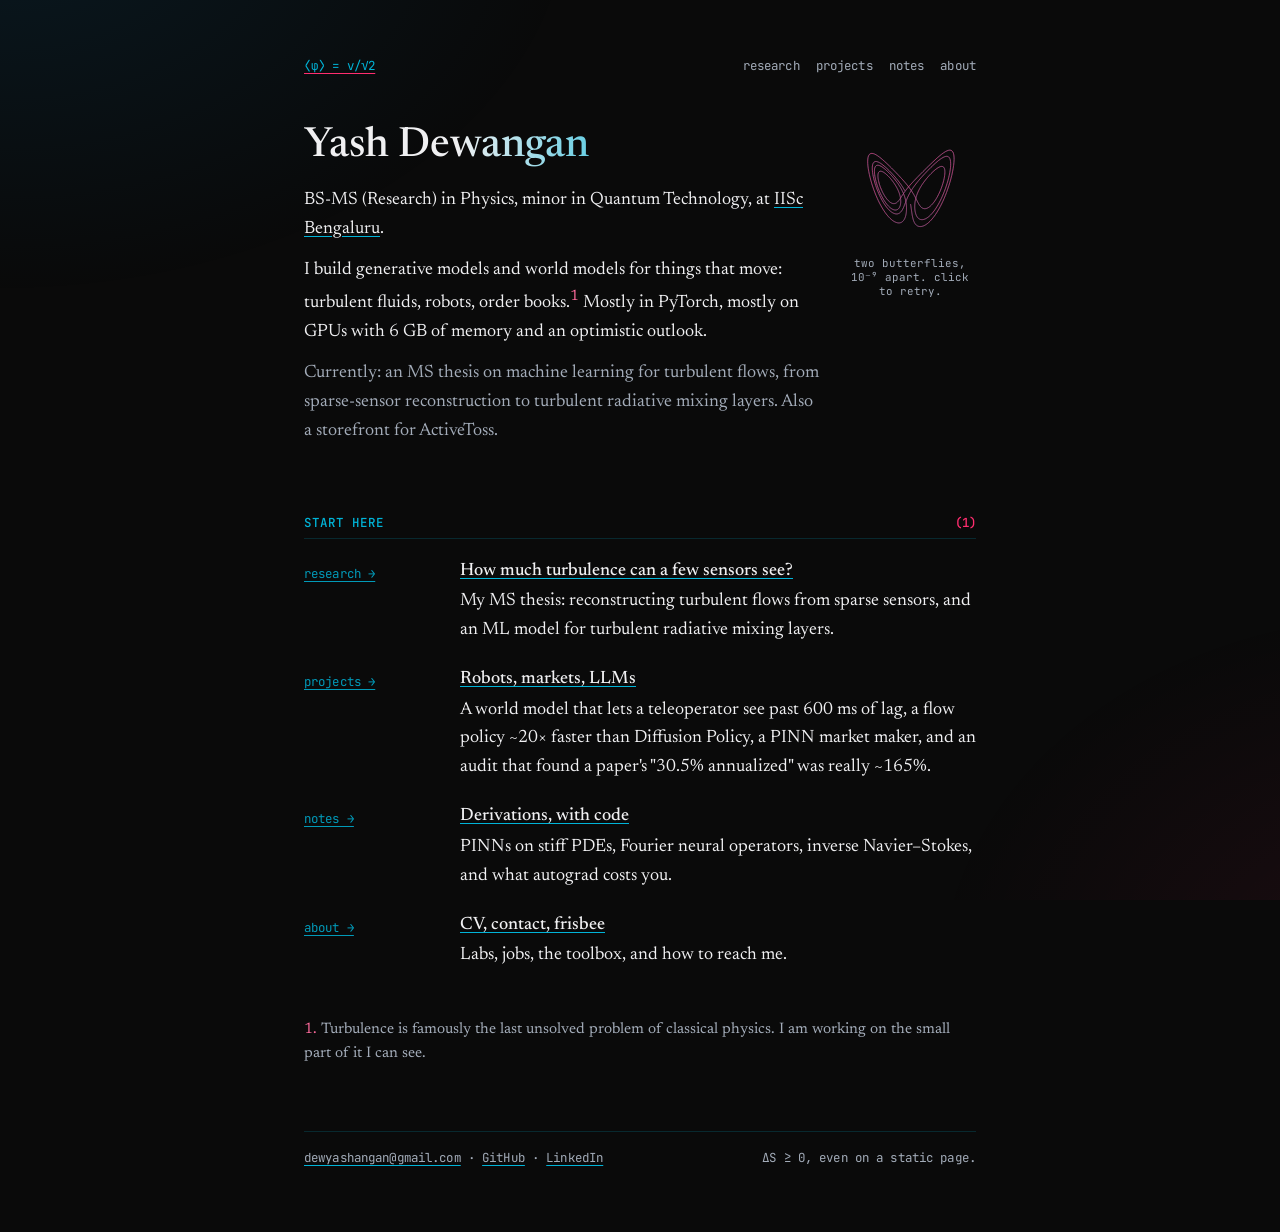
<file: index.html>
<!DOCTYPE html>
<html lang="en">
<head>
  <meta charset="UTF-8">
  <meta name="viewport" content="width=device-width, initial-scale=1.0">
  <title>Yash Dewangan</title>
  <meta name="description" content="Yash Dewangan, physics at IISc Bengaluru. Generative models and world models for turbulence, robots and markets.">
  <meta name="theme-color" content="#0a0a0a">
  <link rel="icon" href="data:image/svg+xml,%3Csvg xmlns=%22http://www.w3.org/2000/svg%22 viewBox=%220 0 32 32%22%3E%3Crect width=%2232%22 height=%2232%22 rx=%226%22 fill=%22%230a0a0a%22/%3E%3Ctext x=%2216%22 y=%2224%22 font-size=%2222%22 text-anchor=%22middle%22 fill=%22%23ff2d6f%22 font-family=%22Georgia%22%3E%CF%86%3C/text%3E%3C/svg%3E">
  <link rel="preconnect" href="https://fonts.googleapis.com">
  <link rel="preconnect" href="https://fonts.gstatic.com" crossorigin>
  <link href="https://fonts.googleapis.com/css2?family=JetBrains+Mono:wght@400;500&family=Newsreader:ital,opsz,wght@0,6..72,400;0,6..72,500;1,6..72,400&display=swap" rel="stylesheet">
  <link rel="stylesheet" href="styles.css">
  <style>
    .hero { display: flex; justify-content: space-between; align-items: flex-start; gap: 1.5rem; }
    .hero h1 { font: 500 2.6rem/1.1 var(--serif); margin: 0 0 1rem; }
    .hero p { margin: 0 0 0.8rem; }
    figure { margin: 0; text-align: center; flex: none; }
    #lorenz { width: 132px; height: 132px; cursor: pointer; display: block; }
    figcaption { font: 0.68rem/1.3 var(--mono); color: var(--muted); max-width: 132px; }
    @media (max-width: 560px) { .hero { flex-direction: column; } figure { align-self: flex-end; margin-top: -1rem; } }
  </style>
</head>
<body>
<div class="wrap">

  <nav>
    <a href="index.html" title="the vacuum picked a phase. so did I." aria-current="page">⟨φ⟩ = v/√2</a>
    <span class="links"><a href="research.html">research</a><a href="projects.html">projects</a><a href="notes.html">notes</a><a href="about.html">about</a></span>
  </nav>

  <header class="hero">
    <div>
      <h1>Yash Dewangan</h1>
      <p>BS-MS (Research) in Physics, minor in Quantum Technology, at <a href="https://iisc.ac.in">IISc Bengaluru</a>.</p>
      <p>I build generative models and world models for things that move: turbulent fluids, robots, order books.<sup><a href="#fn1" id="r1">1</a></sup> Mostly in PyTorch, mostly on GPUs with 6 GB of memory and an optimistic outlook.</p>
      <p class="muted">Currently: an MS thesis on machine learning for turbulent flows, from sparse-sensor reconstruction to turbulent radiative mixing layers. Also a storefront for ActiveToss.</p>
    </div>
    <figure>
      <canvas id="lorenz" aria-label="Two Lorenz attractor trajectories that start 10^-9 apart and slowly diverge"></canvas>
      <figcaption>two butterflies, 10⁻⁹ apart. click to retry.</figcaption>
    </figure>
  </header>

  <h2>Start here</h2>

  <div class="entry">
    <div class="date"><a href="research.html">research →</a></div>
    <div>
      <h3><a href="research.html">How much turbulence can a few sensors see?</a></h3>
      <p>My MS thesis: reconstructing turbulent flows from sparse sensors, and an ML model for turbulent radiative mixing layers.</p>
    </div>
  </div>

  <div class="entry">
    <div class="date"><a href="projects.html">projects →</a></div>
    <div>
      <h3><a href="projects.html">Robots, markets, LLMs</a></h3>
      <p>A world model that lets a teleoperator see past 600 ms of lag, a flow policy ~20× faster than Diffusion Policy, a PINN market maker, and an audit that found a paper's "30.5% annualized" was really ~165%.</p>
    </div>
  </div>

  <div class="entry">
    <div class="date"><a href="notes.html">notes →</a></div>
    <div>
      <h3><a href="notes.html">Derivations, with code</a></h3>
      <p>PINNs on stiff PDEs, Fourier neural operators, inverse Navier–Stokes, and what autograd costs you.</p>
    </div>
  </div>

  <div class="entry">
    <div class="date"><a href="about.html">about →</a></div>
    <div>
      <h3><a href="about.html">CV, contact, frisbee</a></h3>
      <p>Labs, jobs, the toolbox, and how to reach me.</p>
    </div>
  </div>

  <p id="fn1" class="fn"><a href="#r1">1.</a> Turbulence is famously the last unsolved problem of classical physics. I am working on the small part of it I can see.</p>

  <footer>
    <span><a href="mailto:dewyashangan@gmail.com">dewyashangan@gmail.com</a> · <a href="https://github.com/kyrtyy">GitHub</a> · <a href="https://www.linkedin.com/in/yash-dewangan-a61619250">LinkedIn</a></span>
    <span>ΔS ≥ 0, even on a static page.</span>
  </footer>
</div>

<script>
// Two Lorenz trajectories, 1e-9 apart. They agree for a while, then they don't.
(() => {
  const c = document.getElementById('lorenz'), g = c.getContext('2d'), S = 132, dpr = devicePixelRatio || 1;
  c.width = c.height = S * dpr; g.scale(dpr, dpr);
  const css = n => getComputedStyle(document.documentElement).getPropertyValue(n);
  let a, b, steps, raf;
  const step = p => { const [x, y, z] = p, h = 0.006;
    return [x + h * 10 * (y - x), y + h * (x * (28 - z) - y), z + h * (x * y - 8 / 3 * z)]; };
  const P = ([x, , z]) => [S / 2 + x * 2.6, S - 6 - z * 2.3];
  const seg = (p, q, col) => { g.strokeStyle = col; g.beginPath(); g.moveTo(...P(p)); g.lineTo(...P(q)); g.stroke(); };
  function frame() {
    g.lineWidth = 0.7;
    for (let i = 0; i < 12; i++) {
      const a2 = step(a), b2 = step(b);
      g.globalAlpha = 0.55; seg(a, a2, css('--blue')); g.globalAlpha = 0.9; seg(b, b2, css('--accent'));
      a = a2; b = b2;
    }
    if ((steps += 12) < 9000) raf = requestAnimationFrame(frame);
  }
  function start() {
    cancelAnimationFrame(raf); g.clearRect(0, 0, S, S);
    const x0 = Math.random() * 2 - 1; a = [x0, 1, 20]; b = [x0 + 1e-9, 1, 20]; steps = 0;
    if (matchMedia('(prefers-reduced-motion: reduce)').matches) { while (steps < 9000) { const a2 = step(a), b2 = step(b); seg(a, a2, css('--blue')); seg(b, b2, css('--accent')); a = a2; b = b2; steps++; } }
    else frame();
  }
  c.addEventListener('click', start); start();
})();
</script>
</body>
</html>
</file>
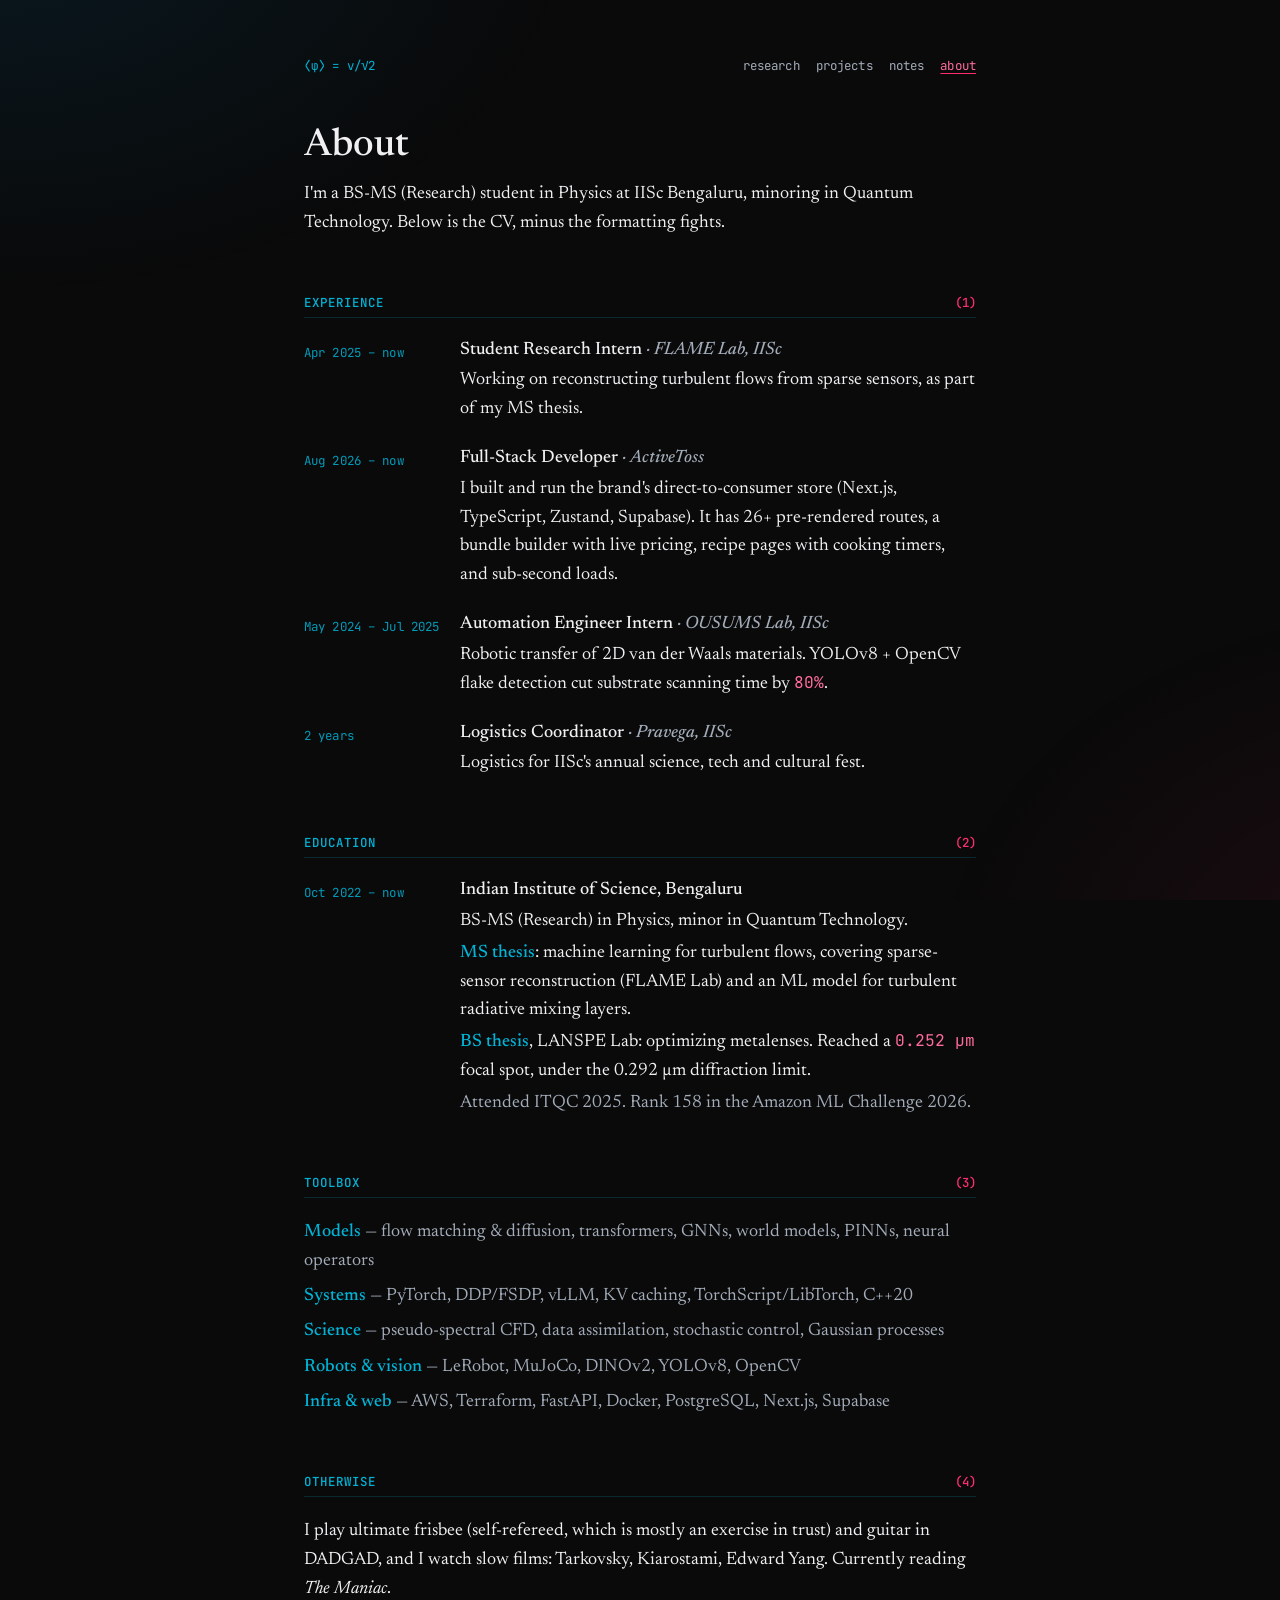
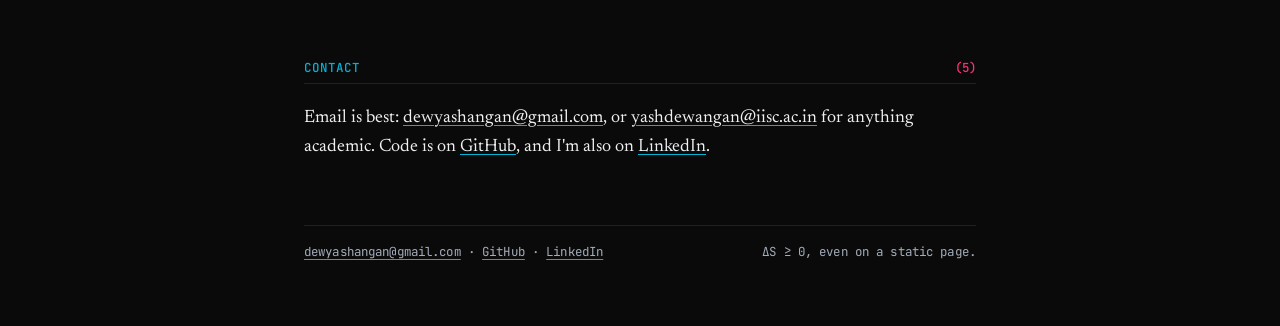
<file: about.html>
<!DOCTYPE html>
<html lang="en">
<head>
  <meta charset="UTF-8">
  <meta name="viewport" content="width=device-width, initial-scale=1.0">
  <title>About — Yash Dewangan</title>
  <meta name="description" content="CV and contact for Yash Dewangan, IISc Bengaluru.">
  <meta name="theme-color" content="#0a0a0a">
  <link rel="icon" href="data:image/svg+xml,%3Csvg xmlns=%22http://www.w3.org/2000/svg%22 viewBox=%220 0 32 32%22%3E%3Crect width=%2232%22 height=%2232%22 rx=%226%22 fill=%22%230a0a0a%22/%3E%3Ctext x=%2216%22 y=%2224%22 font-size=%2222%22 text-anchor=%22middle%22 fill=%22%23ff2d6f%22 font-family=%22Georgia%22%3E%CF%86%3C/text%3E%3C/svg%3E">
  <link rel="preconnect" href="https://fonts.googleapis.com">
  <link rel="preconnect" href="https://fonts.gstatic.com" crossorigin>
  <link href="https://fonts.googleapis.com/css2?family=JetBrains+Mono:wght@400;500&family=Newsreader:ital,opsz,wght@0,6..72,400;0,6..72,500;1,6..72,400&display=swap" rel="stylesheet">
  <link rel="stylesheet" href="styles.css">
</head>
<body>
<div class="wrap">

  <nav>
    <a href="index.html" title="the vacuum picked a phase. so did I.">⟨φ⟩ = v/√2</a>
    <span class="links"><a href="research.html">research</a><a href="projects.html">projects</a><a href="notes.html">notes</a><a href="about.html" aria-current="page">about</a></span>
  </nav>

  <h1 class="page-title">About</h1>
  <p class="intro">I'm a BS-MS (Research) student in Physics at IISc Bengaluru, minoring in Quantum Technology. Below is the CV, minus the formatting fights.</p>

  <h2 id="experience">Experience</h2>

  <div class="entry">
    <div class="date">Apr 2025 – now</div>
    <div>
      <h3>Student Research Intern <span class="where">· FLAME Lab, IISc</span></h3>
      <p>Working on reconstructing turbulent flows from sparse sensors, as part of my MS thesis.</p>
    </div>
  </div>

  <div class="entry">
    <div class="date">Aug 2026 – now</div>
    <div>
      <h3>Full-Stack Developer <span class="where">· ActiveToss</span></h3>
      <p>I built and run the brand's direct-to-consumer store (Next.js, TypeScript, Zustand, Supabase). It has 26+ pre-rendered routes, a bundle builder with live pricing, recipe pages with cooking timers, and sub-second loads.</p>
    </div>
  </div>

  <div class="entry">
    <div class="date">May 2024 – Jul 2025</div>
    <div>
      <h3>Automation Engineer Intern <span class="where">· OUSUMS Lab, IISc</span></h3>
      <p>Robotic transfer of 2D van der Waals materials. YOLOv8 + OpenCV flake detection cut substrate scanning time by <span class="num">80%</span>.</p>
    </div>
  </div>

  <div class="entry">
    <div class="date">2 years</div>
    <div>
      <h3>Logistics Coordinator <span class="where">· Pravega, IISc</span></h3>
      <p>Logistics for IISc's annual science, tech and cultural fest.</p>
    </div>
  </div>

  <h2 id="education">Education</h2>

  <div class="entry">
    <div class="date">Oct 2022 – now</div>
    <div>
      <h3>Indian Institute of Science, Bengaluru</h3>
      <p>BS-MS (Research) in Physics, minor in Quantum Technology.</p>
      <p><b class="hl">MS thesis</b>: machine learning for turbulent flows, covering sparse-sensor reconstruction (FLAME Lab) and an ML model for turbulent radiative mixing layers.</p>
      <p><b class="hl">BS thesis</b>, LANSPE Lab: optimizing metalenses. Reached a <span class="num">0.252 µm</span> focal spot, under the 0.292 µm diffraction limit.</p>
      <p class="muted">Attended ITQC 2025. Rank 158 in the Amazon ML Challenge 2026.</p>
    </div>
  </div>

  <h2 id="skills">Toolbox</h2>
  <div class="skills">
    <p><b>Models</b> <span class="muted">— flow matching &amp; diffusion, transformers, GNNs, world models, PINNs, neural operators</span></p>
    <p><b>Systems</b> <span class="muted">— PyTorch, DDP/FSDP, vLLM, KV caching, TorchScript/LibTorch, C++20</span></p>
    <p><b>Science</b> <span class="muted">— pseudo-spectral CFD, data assimilation, stochastic control, Gaussian processes</span></p>
    <p><b>Robots &amp; vision</b> <span class="muted">— LeRobot, MuJoCo, DINOv2, YOLOv8, OpenCV</span></p>
    <p><b>Infra &amp; web</b> <span class="muted">— AWS, Terraform, FastAPI, Docker, PostgreSQL, Next.js, Supabase</span></p>
  </div>

  <h2 id="else">Otherwise</h2>
  <p>I play ultimate frisbee (self-refereed, which is mostly an exercise in trust) and guitar in DADGAD, and I watch slow films: Tarkovsky, Kiarostami, Edward Yang. Currently reading <i>The Maniac</i>.</p>

  <h2 id="contact">Contact</h2>
  <p>Email is best: <a href="mailto:dewyashangan@gmail.com">dewyashangan@gmail.com</a>, or <a href="mailto:yashdewangan@iisc.ac.in">yashdewangan@iisc.ac.in</a> for anything academic. Code is on <a href="https://github.com/kyrtyy">GitHub</a>, and I'm also on <a href="https://www.linkedin.com/in/yash-dewangan-a61619250">LinkedIn</a>.</p>

  <footer>
    <span><a href="mailto:dewyashangan@gmail.com">dewyashangan@gmail.com</a> · <a href="https://github.com/kyrtyy">GitHub</a> · <a href="https://www.linkedin.com/in/yash-dewangan-a61619250">LinkedIn</a></span>
    <span>ΔS ≥ 0, even on a static page.</span>
  </footer>
</div>
</body>
</html>
</file>
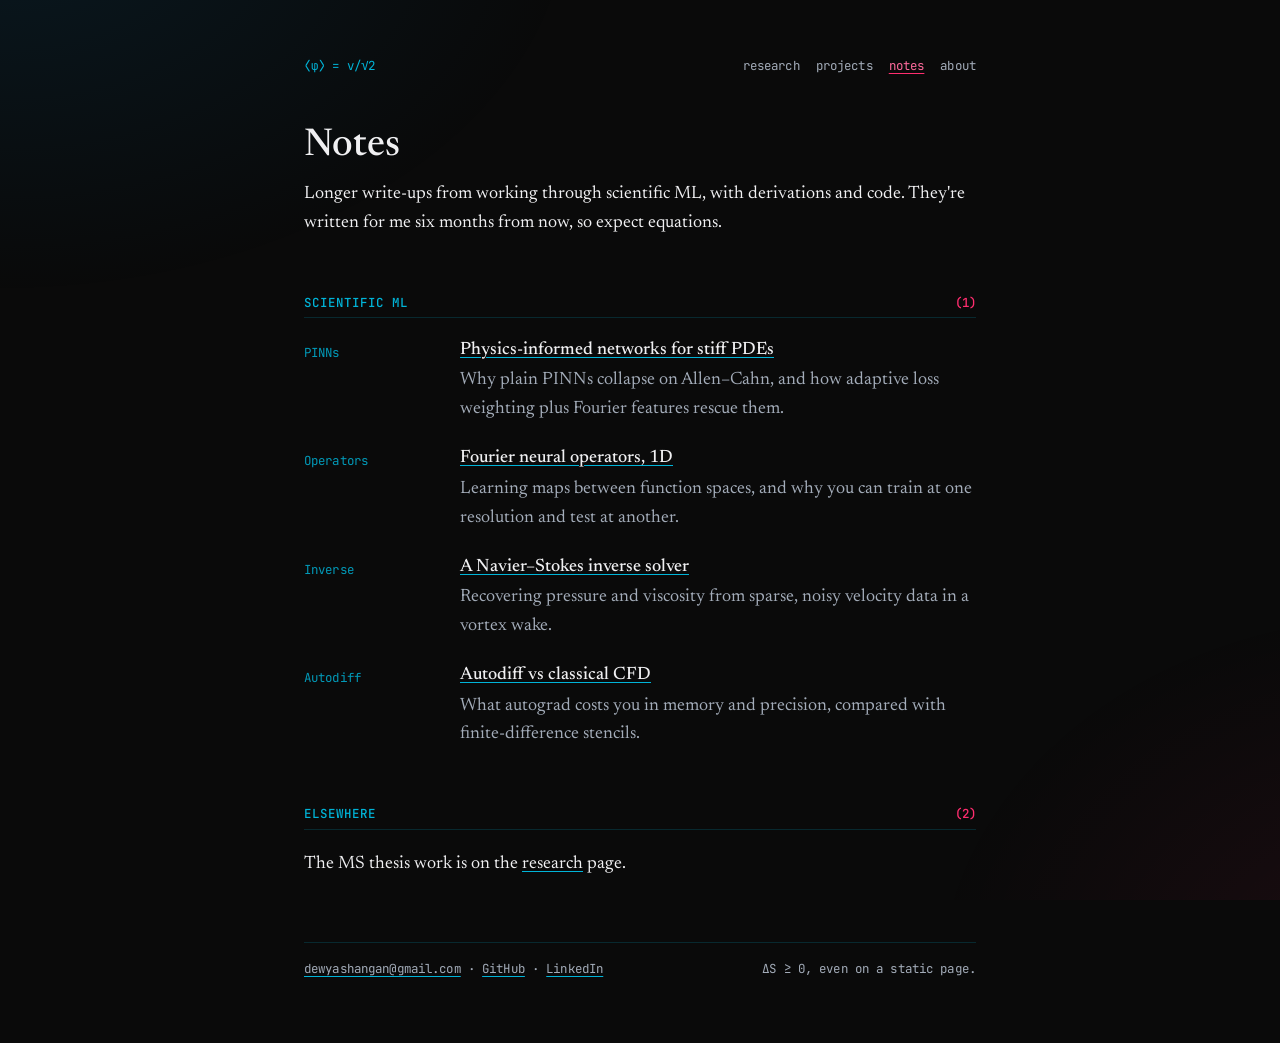
<file: notes.html>
<!DOCTYPE html>
<html lang="en">
<head>
  <meta charset="UTF-8">
  <meta name="viewport" content="width=device-width, initial-scale=1.0">
  <title>Notes — Yash Dewangan</title>
  <meta name="description" content="Write-ups on PINNs, Fourier neural operators, inverse Navier-Stokes and autodiff.">
  <meta name="theme-color" content="#0a0a0a">
  <link rel="icon" href="data:image/svg+xml,%3Csvg xmlns=%22http://www.w3.org/2000/svg%22 viewBox=%220 0 32 32%22%3E%3Crect width=%2232%22 height=%2232%22 rx=%226%22 fill=%22%230a0a0a%22/%3E%3Ctext x=%2216%22 y=%2224%22 font-size=%2222%22 text-anchor=%22middle%22 fill=%22%23ff2d6f%22 font-family=%22Georgia%22%3E%CF%86%3C/text%3E%3C/svg%3E">
  <link rel="preconnect" href="https://fonts.googleapis.com">
  <link rel="preconnect" href="https://fonts.gstatic.com" crossorigin>
  <link href="https://fonts.googleapis.com/css2?family=JetBrains+Mono:wght@400;500&family=Newsreader:ital,opsz,wght@0,6..72,400;0,6..72,500;1,6..72,400&display=swap" rel="stylesheet">
  <link rel="stylesheet" href="styles.css">
</head>
<body>
<div class="wrap">

  <nav>
    <a href="index.html" title="the vacuum picked a phase. so did I.">⟨φ⟩ = v/√2</a>
    <span class="links"><a href="research.html">research</a><a href="projects.html">projects</a><a href="notes.html" aria-current="page">notes</a><a href="about.html">about</a></span>
  </nav>

  <h1 class="page-title">Notes</h1>
  <p class="intro">Longer write-ups from working through scientific ML, with derivations and code. They're written for me six months from now, so expect equations.</p>

  <h2>Scientific ML</h2>
  <div class="entry"><div class="date">PINNs</div><div><h3><a href="projects/PINN.html">Physics-informed networks for stiff PDEs</a></h3><p class="muted">Why plain PINNs collapse on Allen–Cahn, and how adaptive loss weighting plus Fourier features rescue them.</p></div></div>
  <div class="entry"><div class="date">Operators</div><div><h3><a href="projects/fourier-operators.html">Fourier neural operators, 1D</a></h3><p class="muted">Learning maps between function spaces, and why you can train at one resolution and test at another.</p></div></div>
  <div class="entry"><div class="date">Inverse</div><div><h3><a href="projects/navier-stokes.html">A Navier–Stokes inverse solver</a></h3><p class="muted">Recovering pressure and viscosity from sparse, noisy velocity data in a vortex wake.</p></div></div>
  <div class="entry"><div class="date">Autodiff</div><div><h3><a href="projects/Automatic-Differentiation.html">Autodiff vs classical CFD</a></h3><p class="muted">What autograd costs you in memory and precision, compared with finite-difference stencils.</p></div></div>

  <h2>Elsewhere</h2>
  <p>The MS thesis work is on the <a href="research.html">research</a> page.</p>

  <footer>
    <span><a href="mailto:dewyashangan@gmail.com">dewyashangan@gmail.com</a> · <a href="https://github.com/kyrtyy">GitHub</a> · <a href="https://www.linkedin.com/in/yash-dewangan-a61619250">LinkedIn</a></span>
    <span>ΔS ≥ 0, even on a static page.</span>
  </footer>
</div>
</body>
</html>
</file>
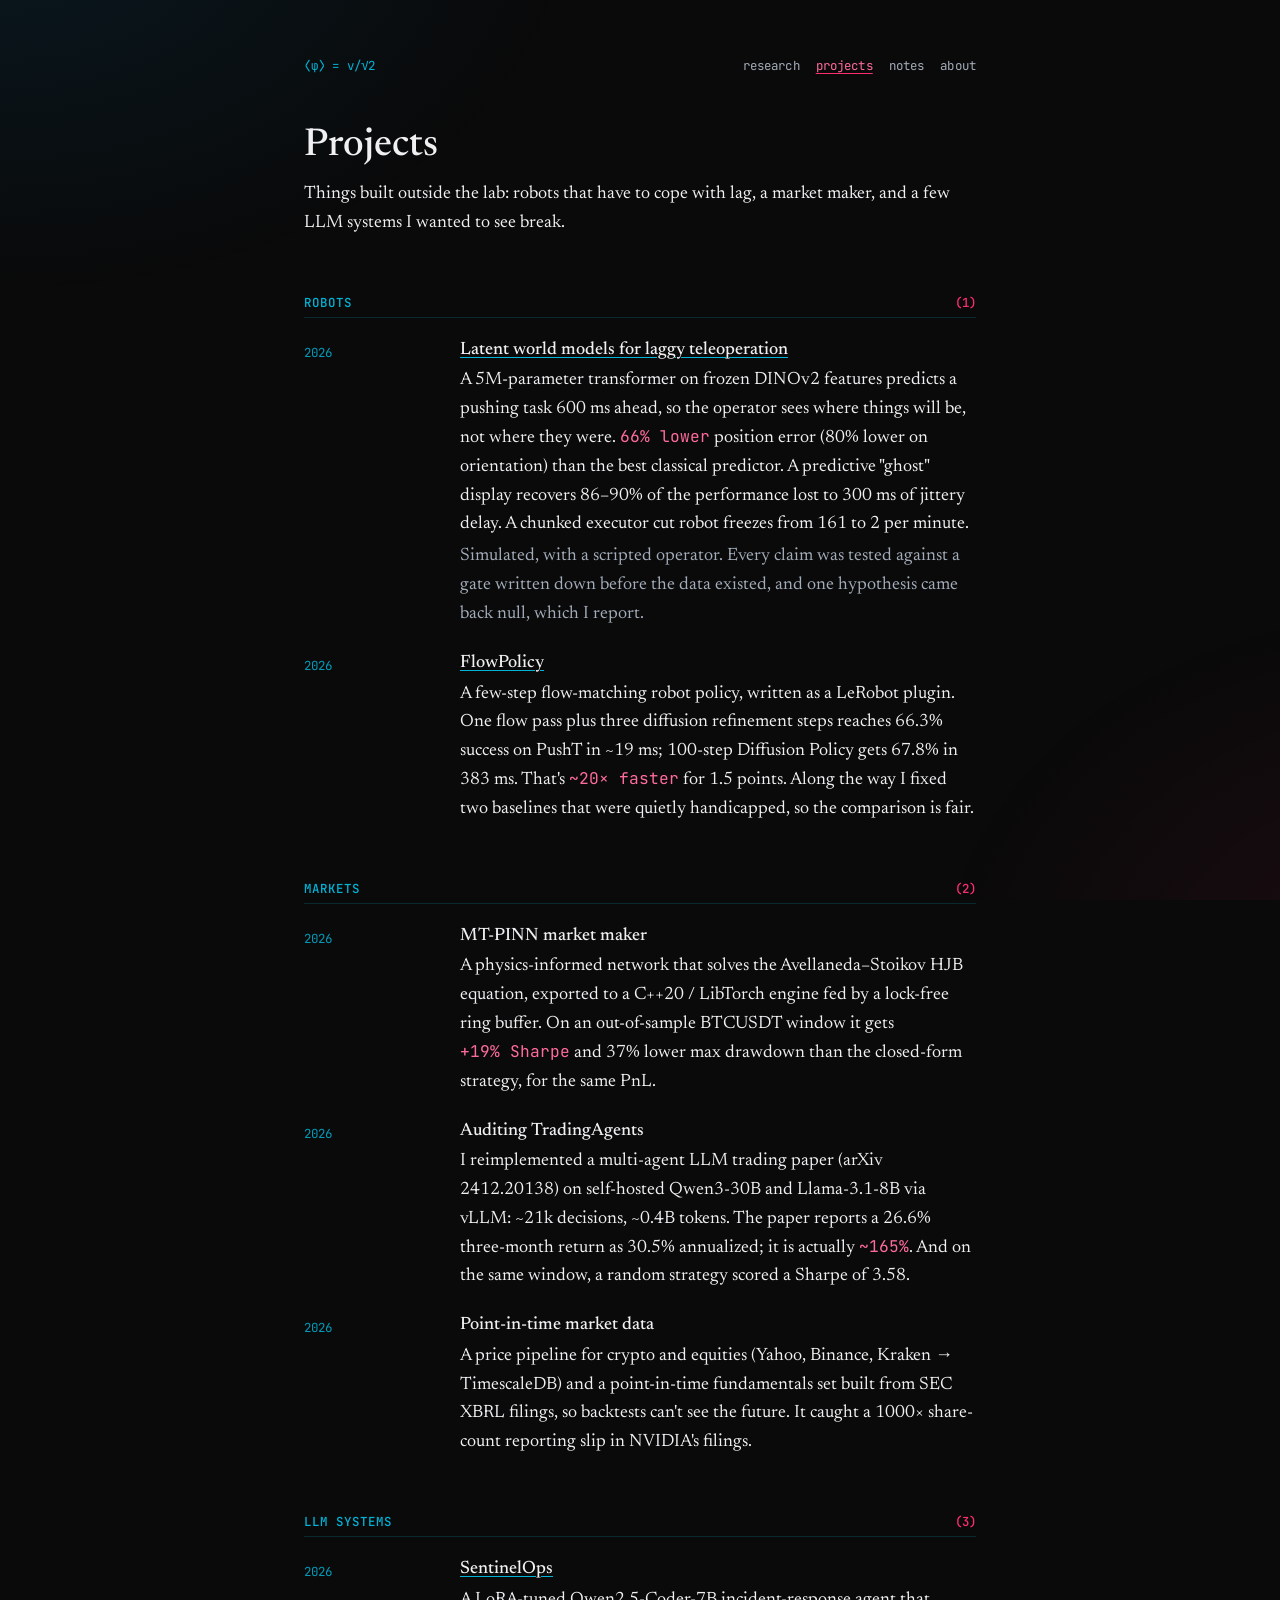
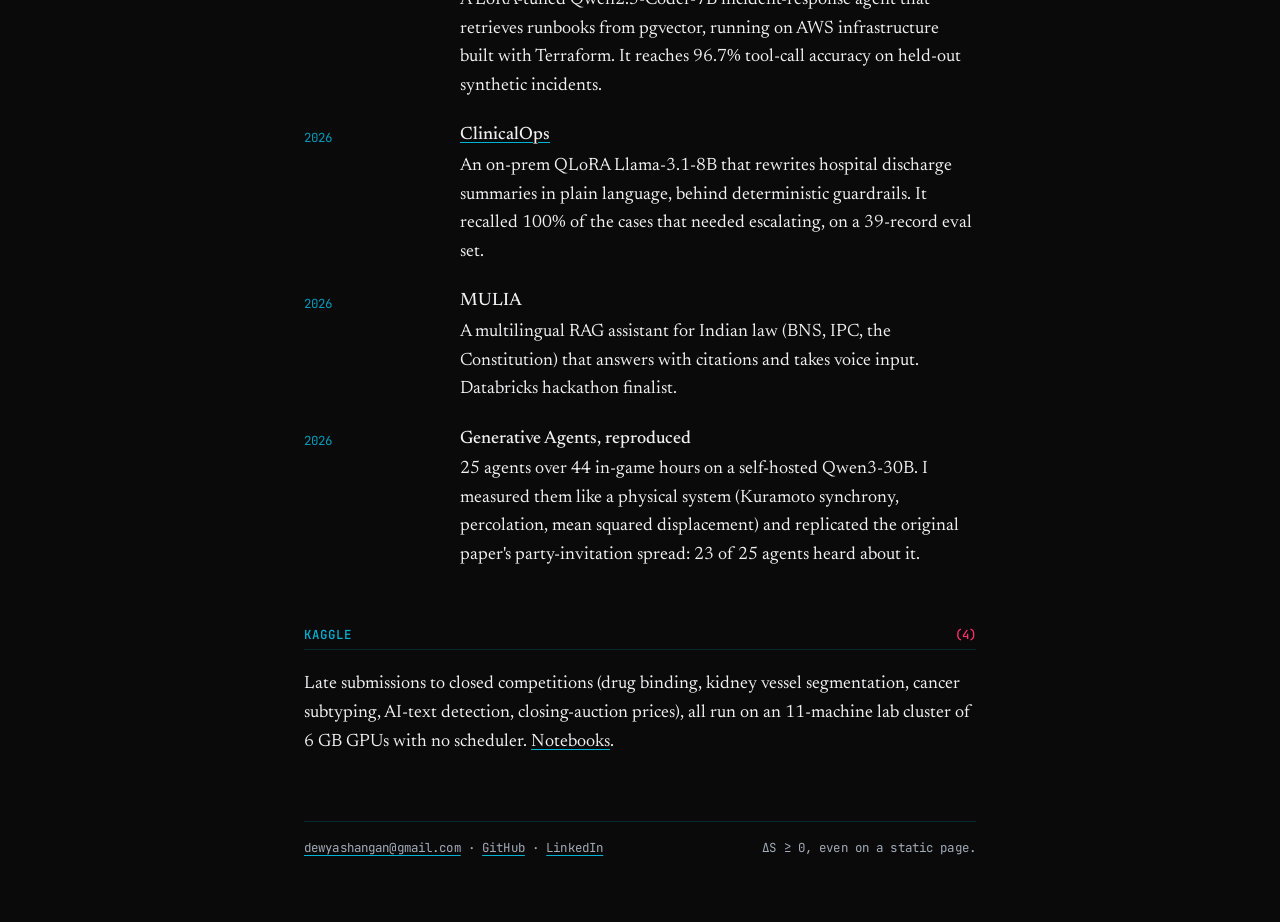
<file: projects.html>
<!DOCTYPE html>
<html lang="en">
<head>
  <meta charset="UTF-8">
  <meta name="viewport" content="width=device-width, initial-scale=1.0">
  <title>Projects — Yash Dewangan</title>
  <meta name="description" content="Teleoperation world models, flow-matching robot policies, a PINN market maker, and LLM systems.">
  <meta name="theme-color" content="#0a0a0a">
  <link rel="icon" href="data:image/svg+xml,%3Csvg xmlns=%22http://www.w3.org/2000/svg%22 viewBox=%220 0 32 32%22%3E%3Crect width=%2232%22 height=%2232%22 rx=%226%22 fill=%22%230a0a0a%22/%3E%3Ctext x=%2216%22 y=%2224%22 font-size=%2222%22 text-anchor=%22middle%22 fill=%22%23ff2d6f%22 font-family=%22Georgia%22%3E%CF%86%3C/text%3E%3C/svg%3E">
  <link rel="preconnect" href="https://fonts.googleapis.com">
  <link rel="preconnect" href="https://fonts.gstatic.com" crossorigin>
  <link href="https://fonts.googleapis.com/css2?family=JetBrains+Mono:wght@400;500&family=Newsreader:ital,opsz,wght@0,6..72,400;0,6..72,500;1,6..72,400&display=swap" rel="stylesheet">
  <link rel="stylesheet" href="styles.css">
</head>
<body>
<div class="wrap">

  <nav>
    <a href="index.html" title="the vacuum picked a phase. so did I.">⟨φ⟩ = v/√2</a>
    <span class="links"><a href="research.html">research</a><a href="projects.html" aria-current="page">projects</a><a href="notes.html">notes</a><a href="about.html">about</a></span>
  </nav>

  <h1 class="page-title">Projects</h1>
  <p class="intro">Things built outside the lab: robots that have to cope with lag, a market maker, and a few LLM systems I wanted to see break.</p>

  <h2 id="robots">Robots</h2>

  <div class="entry">
    <div class="date">2026</div>
    <div>
      <h3><a href="https://github.com/kyrtyy/latent-teleop">Latent world models for laggy teleoperation</a></h3>
      <p>A 5M-parameter transformer on frozen DINOv2 features predicts a pushing task 600 ms ahead, so the operator sees where things will be, not where they were. <span class="num">66% lower</span> position error (80% lower on orientation) than the best classical predictor. A predictive "ghost" display recovers 86–90% of the performance lost to 300 ms of jittery delay. A chunked executor cut robot freezes from 161 to 2 per minute.</p>
      <p class="muted">Simulated, with a scripted operator. Every claim was tested against a gate written down before the data existed, and one hypothesis came back null, which I report.</p>
    </div>
  </div>

  <div class="entry">
    <div class="date">2026</div>
    <div>
      <h3><a href="https://github.com/kyrtyy/flow-policy">FlowPolicy</a></h3>
      <p>A few-step flow-matching robot policy, written as a LeRobot plugin. One flow pass plus three diffusion refinement steps reaches 66.3% success on PushT in ~19 ms; 100-step Diffusion Policy gets 67.8% in 383 ms. That's <span class="num">~20× faster</span> for 1.5 points. Along the way I fixed two baselines that were quietly handicapped, so the comparison is fair.</p>
    </div>
  </div>

  <h2 id="markets">Markets</h2>

  <div class="entry">
    <div class="date">2026</div>
    <div>
      <h3>MT-PINN market maker</h3>
      <p>A physics-informed network that solves the Avellaneda–Stoikov HJB equation, exported to a C++20 / LibTorch engine fed by a lock-free ring buffer. On an out-of-sample BTCUSDT window it gets <span class="num">+19% Sharpe</span> and 37% lower max drawdown than the closed-form strategy, for the same PnL.</p>
    </div>
  </div>

  <div class="entry">
    <div class="date">2026</div>
    <div>
      <h3>Auditing TradingAgents</h3>
      <p>I reimplemented a multi-agent LLM trading paper (arXiv 2412.20138) on self-hosted Qwen3-30B and Llama-3.1-8B via vLLM: ~21k decisions, ~0.4B tokens. The paper reports a 26.6% three-month return as 30.5% annualized; it is actually <span class="num">~165%</span>. And on the same window, a random strategy scored a Sharpe of 3.58.</p>
    </div>
  </div>

  <div class="entry">
    <div class="date">2026</div>
    <div>
      <h3>Point-in-time market data</h3>
      <p>A price pipeline for crypto and equities (Yahoo, Binance, Kraken → TimescaleDB) and a point-in-time fundamentals set built from SEC XBRL filings, so backtests can't see the future. It caught a 1000× share-count reporting slip in NVIDIA's filings.</p>
    </div>
  </div>

  <h2 id="llms">LLM systems</h2>

  <div class="entry">
    <div class="date">2026</div>
    <div>
      <h3><a href="https://github.com/kyrtyy/SentinelOps">SentinelOps</a></h3>
      <p>A LoRA-tuned Qwen2.5-Coder-7B incident-response agent that retrieves runbooks from pgvector, running on AWS infrastructure built with Terraform. It reaches 96.7% tool-call accuracy on held-out synthetic incidents.</p>
    </div>
  </div>

  <div class="entry">
    <div class="date">2026</div>
    <div>
      <h3><a href="https://github.com/kyrtyy/ClinicalOps">ClinicalOps</a></h3>
      <p>An on-prem QLoRA Llama-3.1-8B that rewrites hospital discharge summaries in plain language, behind deterministic guardrails. It recalled 100% of the cases that needed escalating, on a 39-record eval set.</p>
    </div>
  </div>

  <div class="entry">
    <div class="date">2026</div>
    <div>
      <h3>MULIA</h3>
      <p>A multilingual RAG assistant for Indian law (BNS, IPC, the Constitution) that answers with citations and takes voice input. Databricks hackathon finalist.</p>
    </div>
  </div>

  <div class="entry">
    <div class="date">2026</div>
    <div>
      <h3>Generative Agents, reproduced</h3>
      <p>25 agents over 44 in-game hours on a self-hosted Qwen3-30B. I measured them like a physical system (Kuramoto synchrony, percolation, mean squared displacement) and replicated the original paper's party-invitation spread: 23 of 25 agents heard about it.</p>
    </div>
  </div>

  <h2 id="kaggle">Kaggle</h2>
  <p>Late submissions to closed competitions (drug binding, kidney vessel segmentation, cancer subtyping, AI-text detection, closing-auction prices), all run on an 11-machine lab cluster of 6 GB GPUs with no scheduler. <a href="https://github.com/kyrtyy/kaggle-notebooks">Notebooks</a>.</p>

  <footer>
    <span><a href="mailto:dewyashangan@gmail.com">dewyashangan@gmail.com</a> · <a href="https://github.com/kyrtyy">GitHub</a> · <a href="https://www.linkedin.com/in/yash-dewangan-a61619250">LinkedIn</a></span>
    <span>ΔS ≥ 0, even on a static page.</span>
  </footer>
</div>
</body>
</html>
</file>
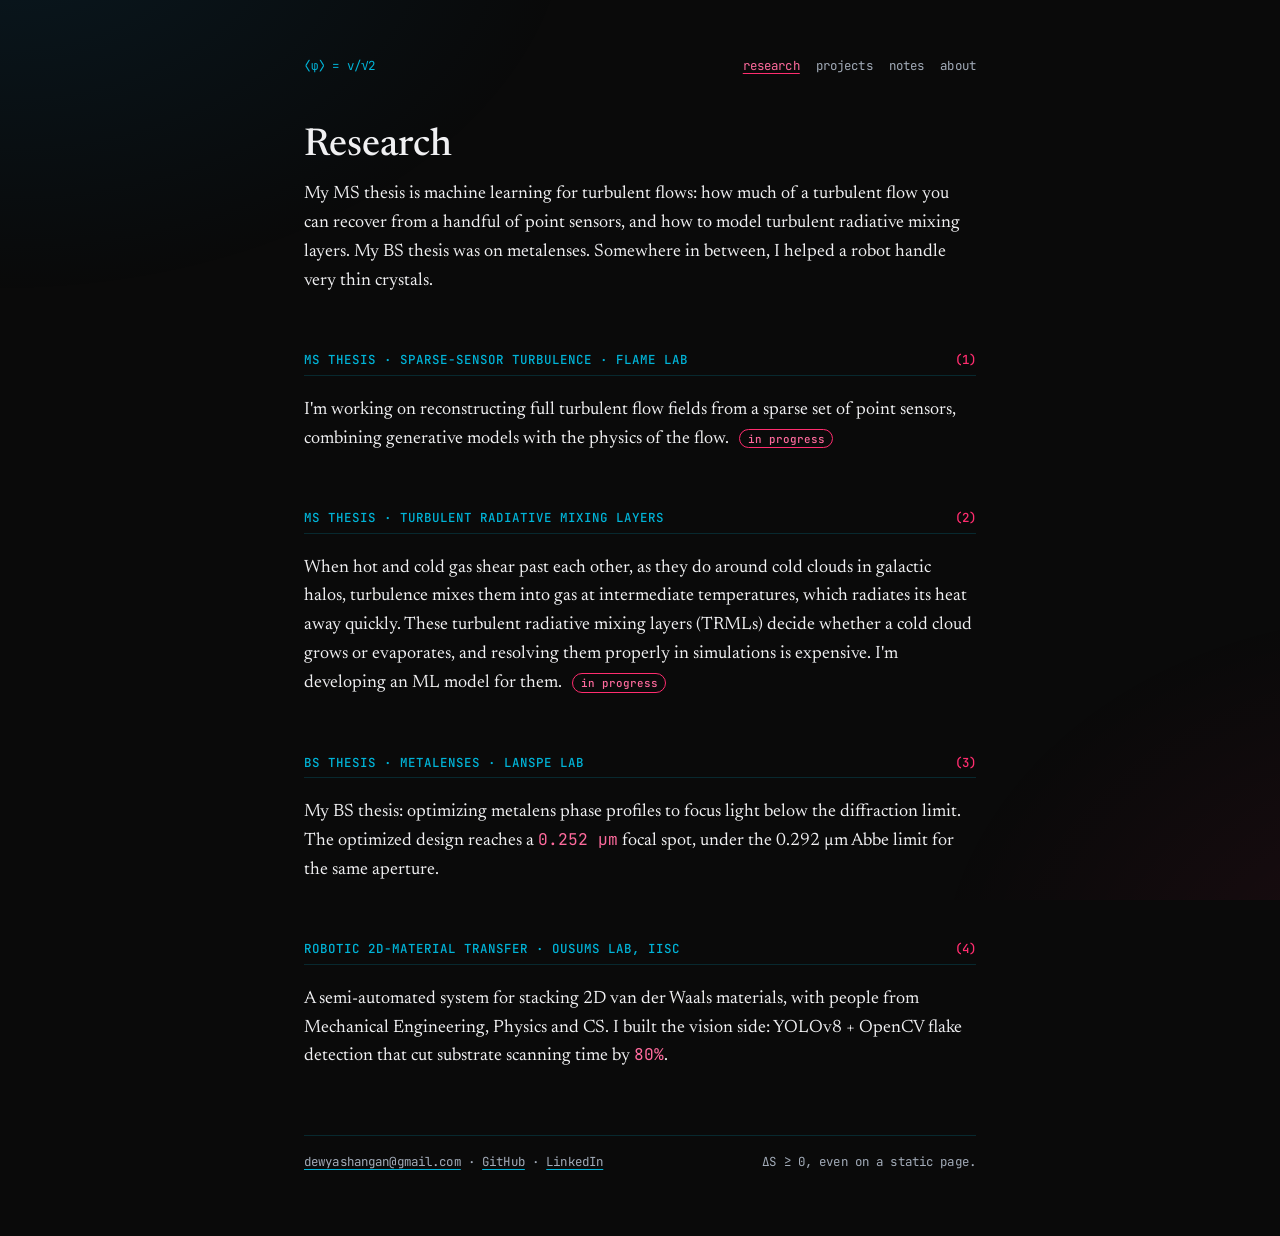
<file: research.html>
<!DOCTYPE html>
<html lang="en">
<head>
  <meta charset="UTF-8">
  <meta name="viewport" content="width=device-width, initial-scale=1.0">
  <title>Research — Yash Dewangan</title>
  <meta name="description" content="MS thesis work on sparse-sensor turbulence reconstruction and turbulent radiative mixing layers. Plus metalenses and robotic 2D-material transfer.">
  <meta name="theme-color" content="#0a0a0a">
  <link rel="icon" href="data:image/svg+xml,%3Csvg xmlns=%22http://www.w3.org/2000/svg%22 viewBox=%220 0 32 32%22%3E%3Crect width=%2232%22 height=%2232%22 rx=%226%22 fill=%22%230a0a0a%22/%3E%3Ctext x=%2216%22 y=%2224%22 font-size=%2222%22 text-anchor=%22middle%22 fill=%22%23ff2d6f%22 font-family=%22Georgia%22%3E%CF%86%3C/text%3E%3C/svg%3E">
  <link rel="preconnect" href="https://fonts.googleapis.com">
  <link rel="preconnect" href="https://fonts.gstatic.com" crossorigin>
  <link href="https://fonts.googleapis.com/css2?family=JetBrains+Mono:wght@400;500&family=Newsreader:ital,opsz,wght@0,6..72,400;0,6..72,500;1,6..72,400&display=swap" rel="stylesheet">
  <link rel="stylesheet" href="styles.css">
</head>
<body>
<div class="wrap">

  <nav>
    <a href="index.html" title="the vacuum picked a phase. so did I.">⟨φ⟩ = v/√2</a>
    <span class="links"><a href="research.html" aria-current="page">research</a><a href="projects.html">projects</a><a href="notes.html">notes</a><a href="about.html">about</a></span>
  </nav>

  <h1 class="page-title">Research</h1>
  <p class="intro">My MS thesis is machine learning for turbulent flows: how much of a turbulent flow you can recover from a handful of point sensors, and how to model turbulent radiative mixing layers. My BS thesis was on metalenses. Somewhere in between, I helped a robot handle very thin crystals.</p>

  <h2 id="flame">MS thesis · Sparse-sensor turbulence · FLAME Lab</h2>
  <p>I'm working on reconstructing full turbulent flow fields from a sparse set of point sensors, combining generative models with the physics of the flow. <span class="pill rose">in progress</span></p>

  <h2 id="trml">MS thesis · Turbulent radiative mixing layers</h2>
  <p>When hot and cold gas shear past each other, as they do around cold clouds in galactic halos, turbulence mixes them into gas at intermediate temperatures, which radiates its heat away quickly. These turbulent radiative mixing layers (TRMLs) decide whether a cold cloud grows or evaporates, and resolving them properly in simulations is expensive. I'm developing an ML model for them. <span class="pill rose">in progress</span></p>

  <h2 id="lanspe">BS thesis · Metalenses · LANSPE Lab</h2>
  <p>My BS thesis: optimizing metalens phase profiles to focus light below the diffraction limit. The optimized design reaches a <span class="num">0.252 µm</span> focal spot, under the 0.292 µm Abbe limit for the same aperture.</p>

  <h2 id="ousums">Robotic 2D-material transfer · OUSUMS Lab, IISc</h2>
  <p>A semi-automated system for stacking 2D van der Waals materials, with people from Mechanical Engineering, Physics and CS. I built the vision side: YOLOv8 + OpenCV flake detection that cut substrate scanning time by <span class="num">80%</span>.</p>

  <footer>
    <span><a href="mailto:dewyashangan@gmail.com">dewyashangan@gmail.com</a> · <a href="https://github.com/kyrtyy">GitHub</a> · <a href="https://www.linkedin.com/in/yash-dewangan-a61619250">LinkedIn</a></span>
    <span>ΔS ≥ 0, even on a static page.</span>
  </footer>
</div>
</body>
</html>
</file>
<file: styles.css>
/* jet black + chevron blue + neon rose */
:root {
  --bg: #0a0a0a;
  --ink: #f0f0f2;
  --muted: #a3acb9;
  --rule: rgba(0, 180, 216, 0.18);
  --blue: #00b4d8;
  --blue-deep: #0077b6;
  --accent: #ff2d6f;
  --rose-soft: #ff6b9d;
  --code-bg: #111418;
  --serif: "Newsreader", Georgia, serif;
  --mono: "JetBrains Mono", ui-monospace, Menlo, monospace;
  color-scheme: dark;
}

* { box-sizing: border-box; }
html { -webkit-text-size-adjust: 100%; }
body {
  margin: 0;
  background: var(--bg);
  color: var(--ink);
  font: 400 1.125rem/1.6 var(--serif);
}
/* iOS Safari ignores background-attachment: fixed, so pin the glow on a fixed layer instead */
body::before {
  content: ""; position: fixed; top: 0; right: 0; bottom: 0; left: 0; z-index: -1; pointer-events: none;
  background: radial-gradient(60rem 40rem at 0% -10%, rgba(0, 119, 182, 0.13), transparent 60%),
    radial-gradient(50rem 40rem at 110% 110%, rgba(255, 45, 111, 0.08), transparent 60%);
}
.wrap { max-width: 44rem; margin: 0 auto; padding: 3.5rem 1rem 4rem; }

a { color: inherit; text-decoration-color: var(--blue); text-underline-offset: 3px; text-decoration-thickness: 1px; }
a:hover { color: var(--rose-soft); text-decoration-color: var(--accent); }
::selection { background: var(--accent); color: var(--bg); }

.mono, .meta-label, .back-link, nav, footer, .date, .tag { font-family: var(--mono); font-size: 0.78rem; letter-spacing: 0.01em; }
.muted { color: var(--muted); }

/* top bar */
nav { display: flex; justify-content: space-between; gap: 1rem; color: var(--muted); margin-bottom: 3rem; }
nav a { text-decoration: none; }
nav .links a + a { margin-left: 1rem; }

/* sections, numbered like equations */
body { counter-reset: eq; }
h2 {
  counter-increment: eq;
  display: flex; justify-content: space-between; align-items: baseline;
  font: 500 0.78rem var(--mono); text-transform: uppercase; letter-spacing: 0.08em;
  color: var(--blue);
  border-bottom: 1px solid var(--rule);
  padding-bottom: 0.4rem; margin: 3.5rem 0 1.25rem;
}
h2::after { content: "(" counter(eq) ")"; letter-spacing: 0; color: var(--accent); }

/* list of dated entries */
.entry { display: grid; grid-template-columns: 8.5rem 1fr; gap: 0 1.25rem; margin-bottom: 1.4rem; }
.entry .date { color: var(--blue); opacity: 0.85; padding-top: 0.3rem; }
.entry h3 { font: 500 1.125rem/1.4 var(--serif); margin: 0; }
.entry p { margin: 0.2rem 0 0; }
.entry .where { color: var(--muted); font-style: italic; }
.num { font-family: var(--mono); font-size: 0.9em; color: var(--rose-soft); white-space: nowrap; }
@media (max-width: 560px) {
  .entry { grid-template-columns: 1fr; }
  .entry .date { padding: 0; }
}

footer { margin-top: 4rem; padding-top: 1rem; border-top: 1px solid var(--rule); color: var(--muted); display: flex; flex-wrap: wrap; justify-content: space-between; gap: 0.5rem; }

/* notes pages */
.back-link { display: inline-block; color: var(--muted); text-decoration: none; margin-bottom: 2rem; }
.meta-label { color: var(--blue); }
.page-header h1 { font: 500 2.1rem/1.2 var(--serif); margin: 0.5rem 0; }
.lead { color: var(--muted); font-style: italic; }
.tags { display: flex; flex-wrap: wrap; gap: 0.4rem; margin-top: 1rem; }
.tag { border: 1px solid var(--blue-deep); padding: 0.1rem 0.5rem; color: var(--muted); }
.article-prose h2 { display: block; font: 500 1.4rem/1.3 var(--serif); text-transform: none; letter-spacing: 0; color: var(--ink); border: 0; margin: 2.5rem 0 0.75rem; }
.article-prose h2::after { content: none; }
.article-prose h3 { font-weight: 500; }
.eq-box { overflow-x: auto; margin: 1.25rem 0; }
pre { background: var(--code-bg); padding: 1rem; overflow-x: auto; font: 0.8rem/1.5 var(--mono); }
code { font-family: var(--mono); font-size: 0.85em; }
.katex-display { overflow-x: auto; overflow-y: hidden; }

/* multi-page bits */
nav { flex-wrap: wrap; }
nav a[aria-current="page"] { color: var(--rose-soft); text-decoration: underline; text-decoration-color: var(--accent); }
nav > a:first-child { color: var(--blue); }
/* gradient titles: Safari wants -webkit-text-fill-color; if clipping isn't supported the text stays solid */
@supports ((-webkit-background-clip: text) or (background-clip: text)) {
  .page-title, .hero h1 { background: linear-gradient(90deg, var(--ink) 30%, var(--blue) 75%, var(--rose-soft)); -webkit-background-clip: text; background-clip: text; -webkit-text-fill-color: transparent; }
}
.page-title { font: 500 2.4rem/1.15 var(--serif); margin: 0 0 0.75rem; }
.intro { margin: 0 0 0.8rem; }
.pill { font: 500 0.68rem var(--mono); padding: 0.1rem 0.45rem; border-radius: 999px; vertical-align: middle; margin-left: 0.4rem; white-space: nowrap; border: 1px solid var(--blue-deep); color: var(--blue); }
.pill.rose { border-color: var(--accent); color: var(--rose-soft); }
.skills p { margin: 0 0 0.4rem; }
.skills b { font-weight: 500; color: var(--blue); }
.fn { color: var(--muted); font-size: 0.95rem; margin-top: 3rem; }
.fn a, sup a { text-decoration: none; color: var(--rose-soft); }
b.hl { font-weight: 500; color: var(--blue); }
</file>
